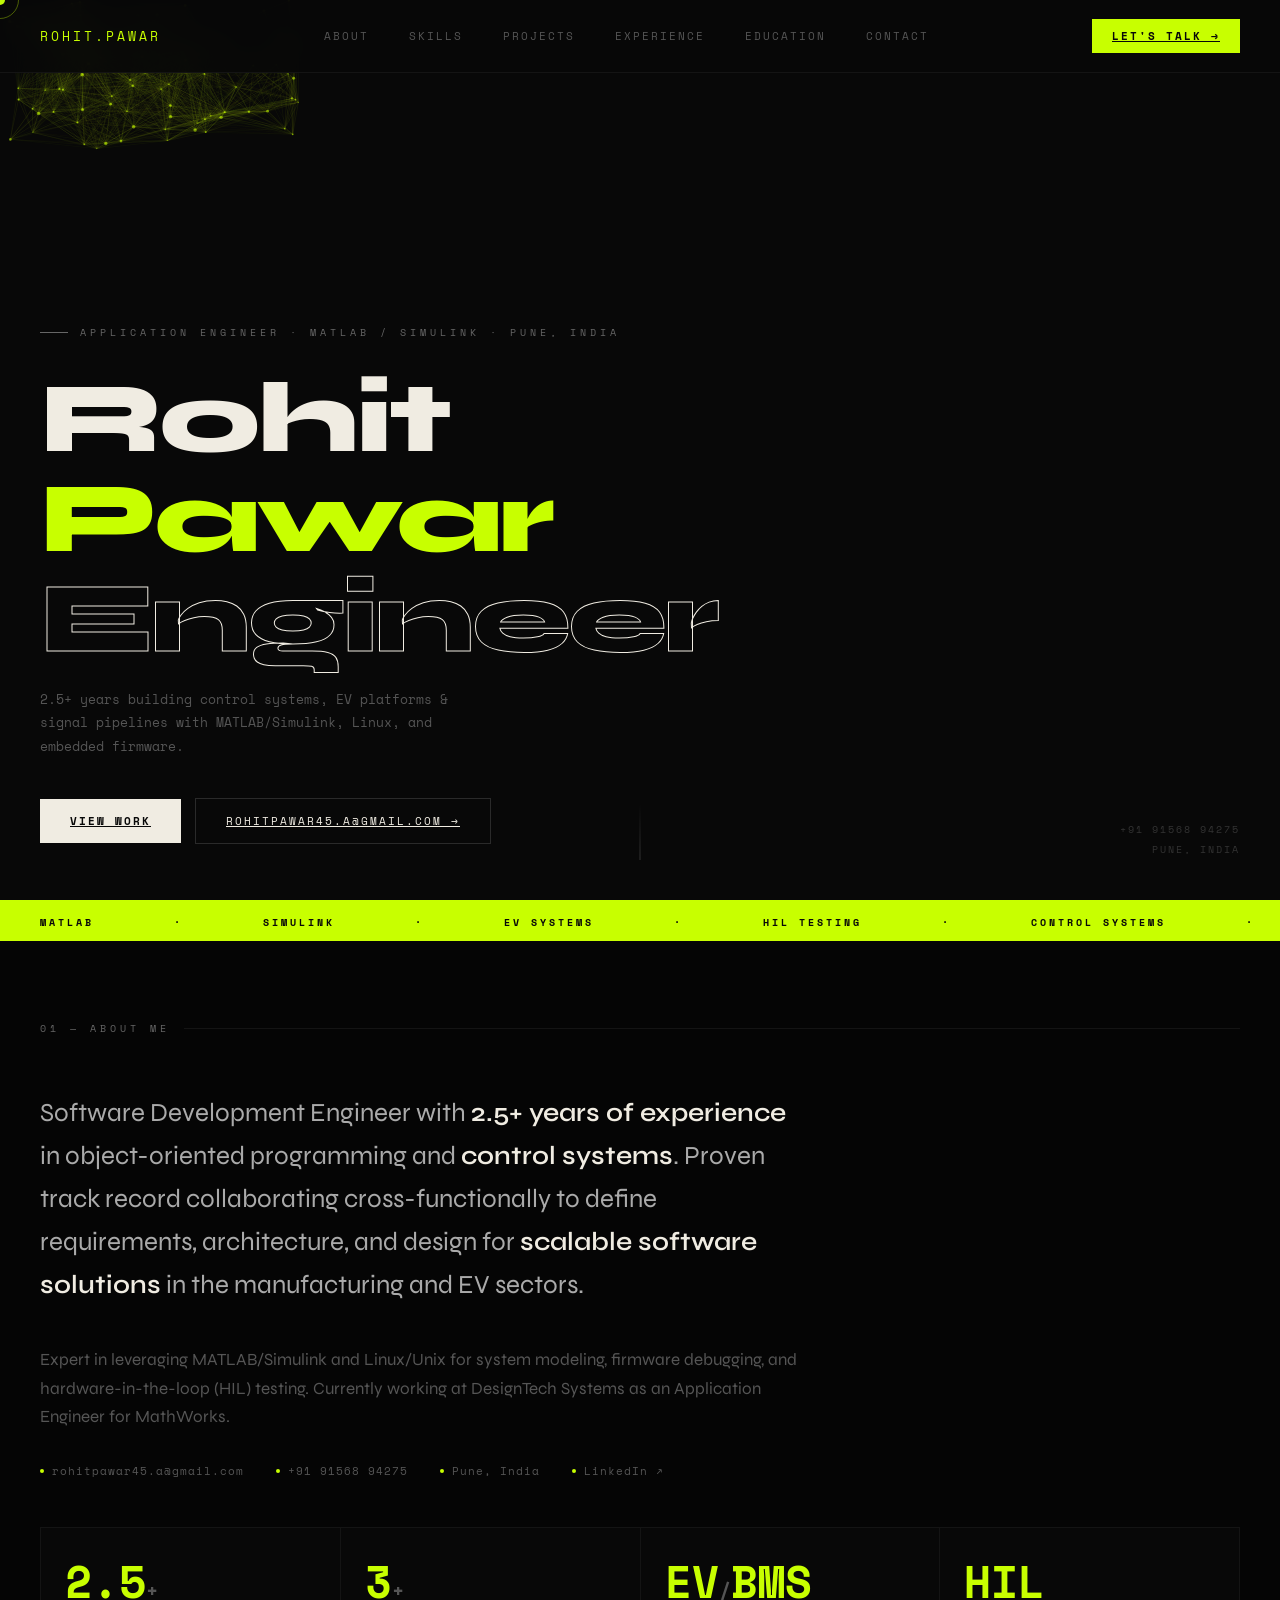
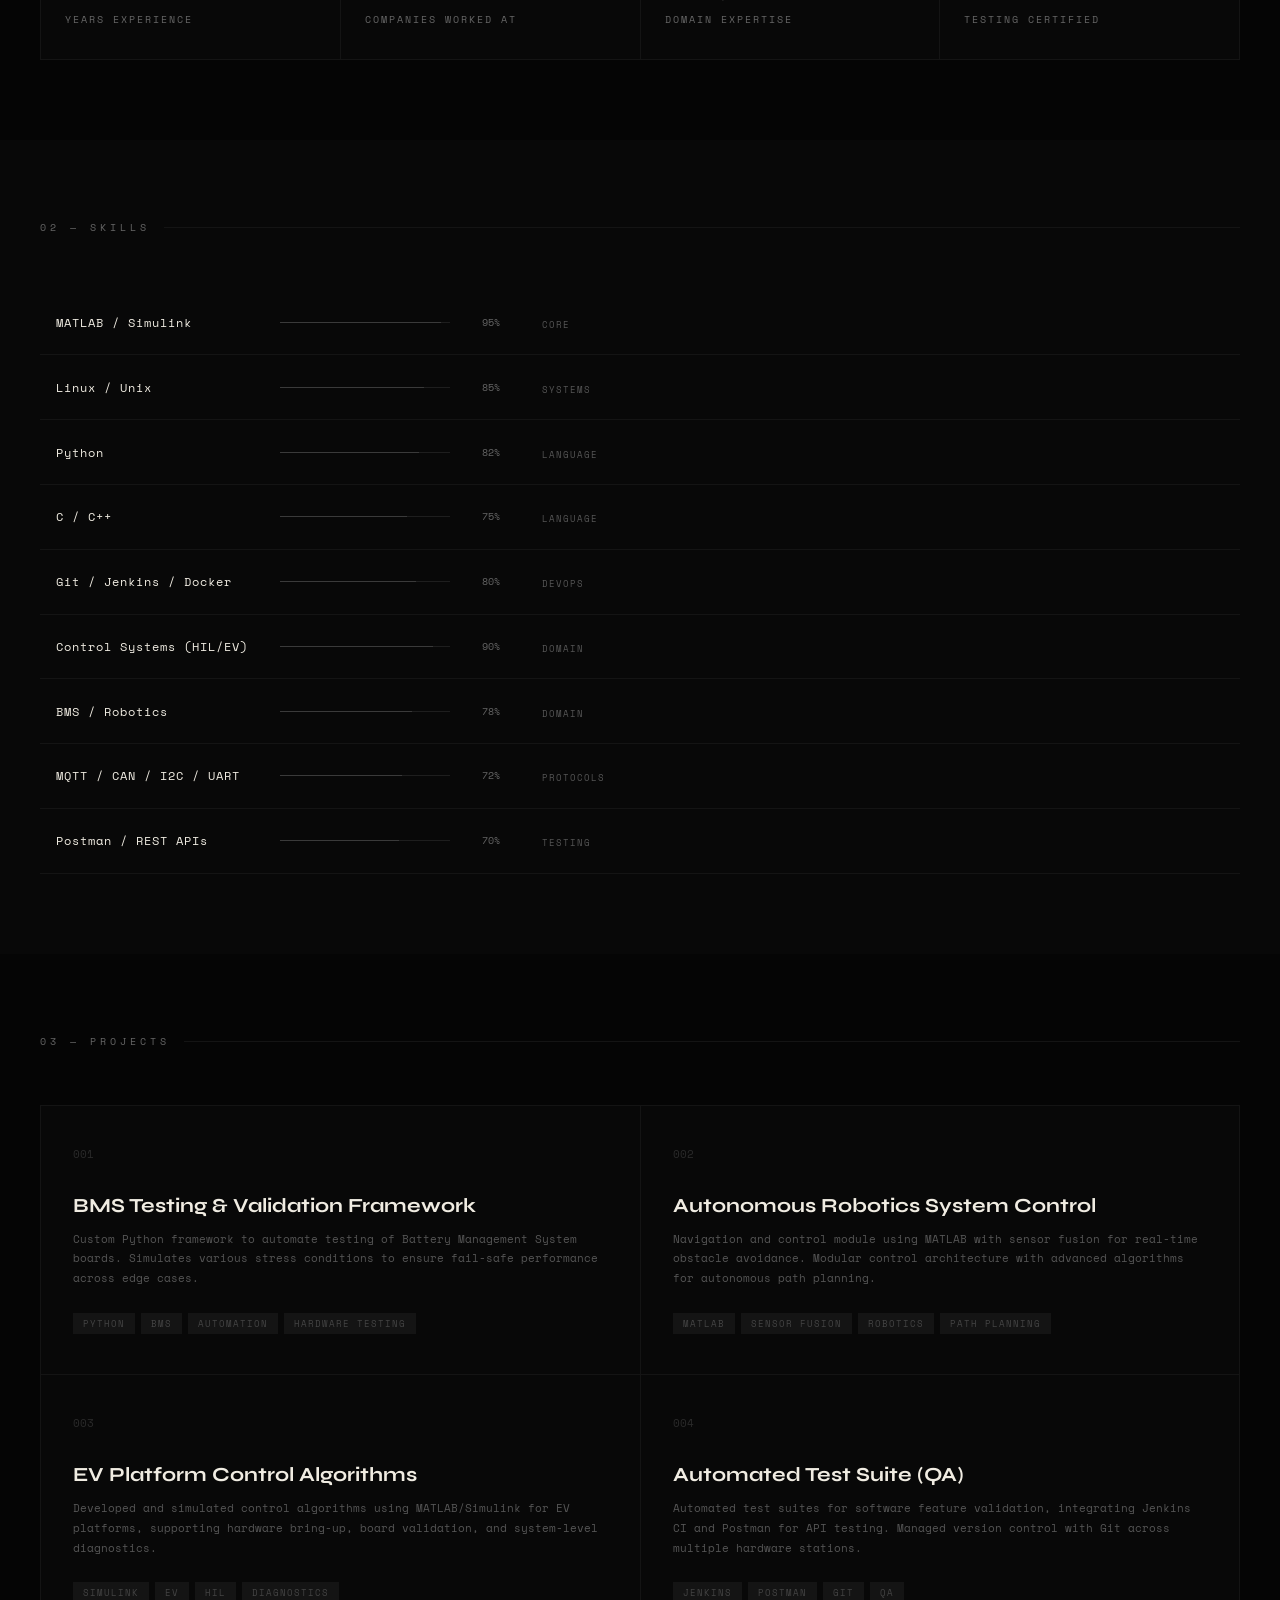
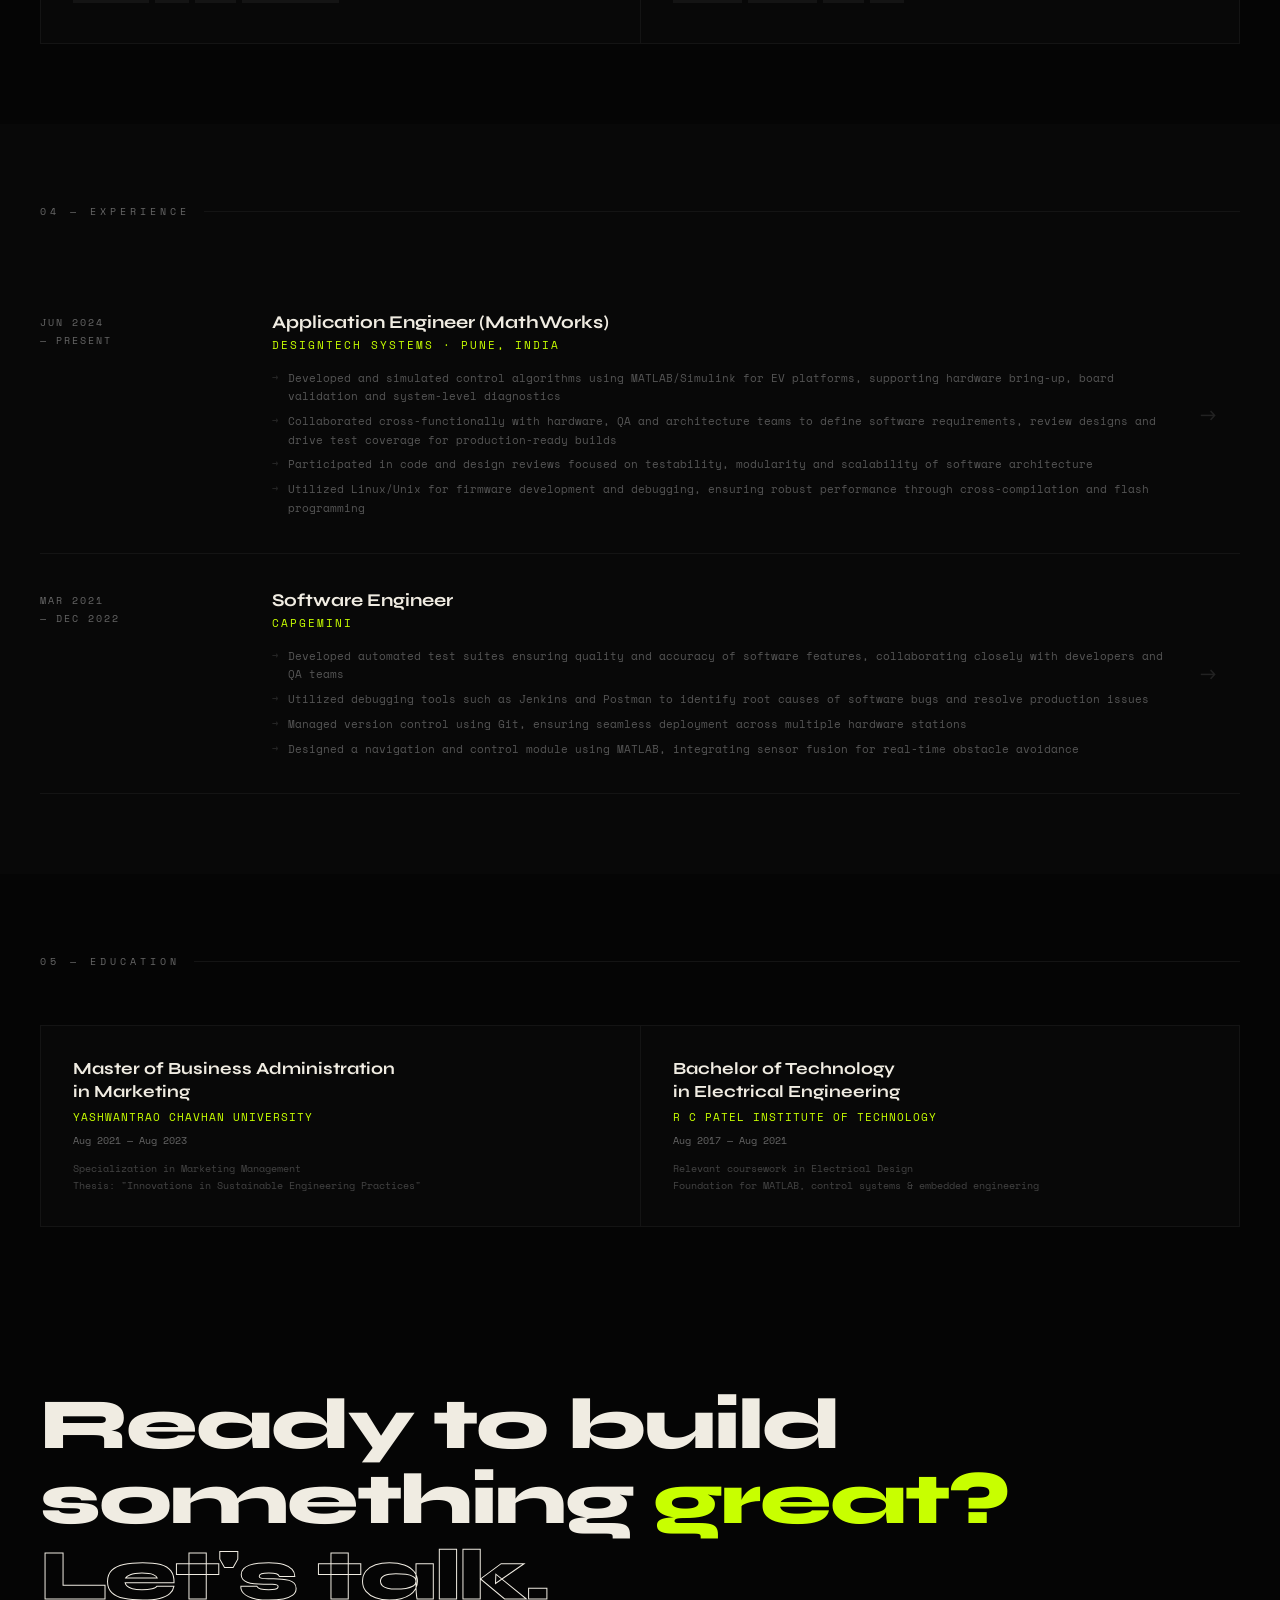
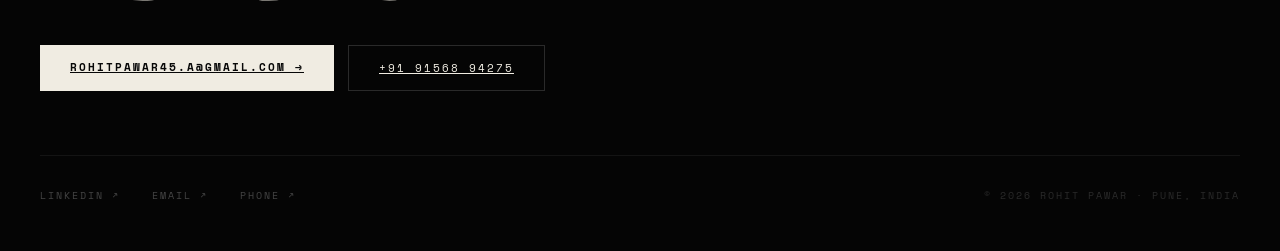
<file: index.html>
<!DOCTYPE html>
<html lang="en">
<head>
<meta charset="UTF-8">
<meta name="viewport" content="width=device-width, initial-scale=1.0">
<meta name="description" content="Portfolio of Rohit Pawar, Application Engineer specializing in MATLAB, Simulink, EV systems, and control engineering.">
<meta name="keywords" content="Rohit Pawar , Application Engineer, MATLAB, Simulink, EV, Control Systems, Pune">
<meta name="author" content="Rohit Pawar">
<title>Rohit Pawar — Application Engineer & MATLAB Developer</title>
<link rel="stylesheet" href="style.css">
</head>
<body>

<a href="#main-content" class="skip-link">Skip to main content</a>

<div class="cursor" id="cur"></div>
<div class="cursor-ring" id="ring"></div>

<nav>
  <div class="nav-logo">rohit.pawar</div>
  <div class="nav-links">
    <a href="#about">About</a>
    <a href="#skills">Skills</a>
    <a href="#projects">Projects</a>
    <a href="#experience">Experience</a>
    <a href="#education">Education</a>
    <a href="#contact">Contact</a>
  </div>
  <a href="mailto:rohitpawar45.a@gmail.com" class="nav-cta">Let's talk →</a>
</nav>

<!-- HERO -->
<section class="hero" id="main-content">
  <canvas id="hero-canvas"></canvas>
  <div class="hero-content">
    <div class="hero-label">Application Engineer · MATLAB / Simulink · Pune, India</div>
    <h1 class="hero-title">
      Rohit<br><em>Pawar</em><br><span class="outline">Engineer</span>
    </h1>
    <p class="hero-tagline">2.5+ years building control systems, EV platforms &amp; signal pipelines with MATLAB/Simulink, Linux, and embedded firmware.</p>
    <div class="hero-actions">
      <a href="#projects" class="btn-solid">View work</a>
      <a href="mailto:rohitpawar45.a@gmail.com" class="btn-outline">rohitpawar45.a@gmail.com →</a>
    </div>
  </div>
  <div class="hero-meta">
    <p>+91 91568 94275</p>
    <p>Pune, India</p>
  </div>
  <div class="scroll-indicator">
    <div class="scroll-line"></div>
  </div>
</section>

<!-- MARQUEE -->
<div class="marquee">
  <div class="marquee-track">
    <span>MATLAB</span><span>·</span><span>Simulink</span><span>·</span><span>EV Systems</span><span>·</span><span>HIL Testing</span><span>·</span><span>Control Systems</span><span>·</span><span>Embedded Firmware</span><span>·</span><span>Signal Processing</span><span>·</span><span>BMS</span><span>·</span><span>Linux / Unix</span><span>·</span><span>Python</span><span>·</span><span>C / C++</span><span>·</span>
    <span>MATLAB</span><span>·</span><span>Simulink</span><span>·</span><span>EV Systems</span><span>·</span><span>HIL Testing</span><span>·</span><span>Control Systems</span><span>·</span><span>Embedded Firmware</span><span>·</span><span>Signal Processing</span><span>·</span><span>BMS</span><span>·</span><span>Linux / Unix</span><span>·</span><span>Python</span><span>·</span><span>C / C++</span><span>·</span>
  </div>
</div>

<!-- ABOUT -->
<section id="about">
  <div class="sec-label">01 — About me</div>
  <p class="about-intro">
    Software Development Engineer with <strong>2.5+ years of experience</strong> in object-oriented programming and <strong>control systems</strong>. Proven track record collaborating cross-functionally to define requirements, architecture, and design for <strong>scalable software solutions</strong> in the manufacturing and EV sectors.
  </p>
  <p class="about-intro" style="font-size:clamp(14px,1.6vw,17px);color:#555;margin-bottom:0">
    Expert in leveraging MATLAB/Simulink and Linux/Unix for system modeling, firmware debugging, and hardware-in-the-loop (HIL) testing. Currently working at DesignTech Systems as an Application Engineer for MathWorks.
  </p>
  <div class="contact-strip">
    <div class="contact-chip">rohitpawar45.a@gmail.com</div>
    <div class="contact-chip">+91 91568 94275</div>
    <div class="contact-chip">Pune, India</div>
    <div class="contact-chip"><a href="https://linkedin.com/in/rohit-pawar-831578174" style="color:inherit;text-decoration:none">LinkedIn ↗</a></div>
  </div>
  <div class="about-stats">
    <div class="stat-box">
      <div class="stat-num">2.5<span style="font-size:20px;color:#555">+</span></div>
      <div class="stat-sub">Years experience</div>
    </div>
    <div class="stat-box">
      <div class="stat-num">3<span style="font-size:20px;color:#555">+</span></div>
      <div class="stat-sub">Companies worked at</div>
    </div>
    <div class="stat-box">
      <div class="stat-num">EV<span style="font-size:20px;color:#555">/</span>BMS</div>
      <div class="stat-sub">Domain expertise</div>
    </div>
    <div class="stat-box">
      <div class="stat-num">HIL</div>
      <div class="stat-sub">Testing certified</div>
    </div>
  </div>
</section>

<!-- SKILLS -->
<section id="skills">
  <div class="sec-label">02 — Skills</div>
  <table class="skills-table" id="skills-table">
    <tbody>
      <tr><td class="skill-name">MATLAB / Simulink</td><td><div class="bar-wrap"><div class="bar-fill" data-w="95" style="width:0"></div></div></td><td class="pct">95%</td><td><span class="skill-cat">Core</span></td></tr>
      <tr><td class="skill-name">Linux / Unix</td><td><div class="bar-wrap"><div class="bar-fill" data-w="85" style="width:0"></div></div></td><td class="pct">85%</td><td><span class="skill-cat">Systems</span></td></tr>
      <tr><td class="skill-name">Python</td><td><div class="bar-wrap"><div class="bar-fill" data-w="82" style="width:0"></div></div></td><td class="pct">82%</td><td><span class="skill-cat">Language</span></td></tr>
      <tr><td class="skill-name">C / C++</td><td><div class="bar-wrap"><div class="bar-fill" data-w="75" style="width:0"></div></div></td><td class="pct">75%</td><td><span class="skill-cat">Language</span></td></tr>
      <tr><td class="skill-name">Git / Jenkins / Docker</td><td><div class="bar-wrap"><div class="bar-fill" data-w="80" style="width:0"></div></div></td><td class="pct">80%</td><td><span class="skill-cat">DevOps</span></td></tr>
      <tr><td class="skill-name">Control Systems (HIL/EV)</td><td><div class="bar-wrap"><div class="bar-fill" data-w="90" style="width:0"></div></div></td><td class="pct">90%</td><td><span class="skill-cat">Domain</span></td></tr>
      <tr><td class="skill-name">BMS / Robotics</td><td><div class="bar-wrap"><div class="bar-fill" data-w="78" style="width:0"></div></div></td><td class="pct">78%</td><td><span class="skill-cat">Domain</span></td></tr>
      <tr><td class="skill-name">MQTT / CAN / I2C / UART</td><td><div class="bar-wrap"><div class="bar-fill" data-w="72" style="width:0"></div></div></td><td class="pct">72%</td><td><span class="skill-cat">Protocols</span></td></tr>
      <tr><td class="skill-name">Postman / REST APIs</td><td><div class="bar-wrap"><div class="bar-fill" data-w="70" style="width:0"></div></div></td><td class="pct">70%</td><td><span class="skill-cat">Testing</span></td></tr>
    </tbody>
  </table>
</section>

<!-- PROJECTS -->
<section id="projects">
  <div class="sec-label">03 — Projects</div>
  <div class="proj-grid">
    <div class="proj-card">
      <div class="proj-inner">
        <span class="proj-idx">001</span>
        <div class="proj-h">BMS Testing & Validation Framework</div>
        <p class="proj-p">Custom Python framework to automate testing of Battery Management System boards. Simulates various stress conditions to ensure fail-safe performance across edge cases.</p>
        <div class="proj-tags">
          <span class="proj-tag">Python</span>
          <span class="proj-tag">BMS</span>
          <span class="proj-tag">Automation</span>
          <span class="proj-tag">Hardware Testing</span>
        </div>
      </div>
    </div>
    <div class="proj-card">
      <div class="proj-inner">
        <span class="proj-idx">002</span>
        <div class="proj-h">Autonomous Robotics System Control</div>
        <p class="proj-p">Navigation and control module using MATLAB with sensor fusion for real-time obstacle avoidance. Modular control architecture with advanced algorithms for autonomous path planning.</p>
        <div class="proj-tags">
          <span class="proj-tag">MATLAB</span>
          <span class="proj-tag">Sensor Fusion</span>
          <span class="proj-tag">Robotics</span>
          <span class="proj-tag">Path Planning</span>
        </div>
      </div>
    </div>
    <div class="proj-card">
      <div class="proj-inner">
        <span class="proj-idx">003</span>
        <div class="proj-h">EV Platform Control Algorithms</div>
        <p class="proj-p">Developed and simulated control algorithms using MATLAB/Simulink for EV platforms, supporting hardware bring-up, board validation, and system-level diagnostics.</p>
        <div class="proj-tags">
          <span class="proj-tag">Simulink</span>
          <span class="proj-tag">EV</span>
          <span class="proj-tag">HIL</span>
          <span class="proj-tag">Diagnostics</span>
        </div>
      </div>
    </div>
    <div class="proj-card">
      <div class="proj-inner">
        <span class="proj-idx">004</span>
        <div class="proj-h">Automated Test Suite (QA)</div>
        <p class="proj-p">Automated test suites for software feature validation, integrating Jenkins CI and Postman for API testing. Managed version control with Git across multiple hardware stations.</p>
        <div class="proj-tags">
          <span class="proj-tag">Jenkins</span>
          <span class="proj-tag">Postman</span>
          <span class="proj-tag">Git</span>
          <span class="proj-tag">QA</span>
        </div>
      </div>
    </div>
  </div>
</section>

<!-- EXPERIENCE -->
<section id="experience">
  <div class="sec-label">04 — Experience</div>

  <div class="exp-item">
    <div class="exp-date">Jun 2024<br>— Present</div>
    <div>
      <div class="exp-role">Application Engineer (MathWorks)</div>
      <div class="exp-co">DesignTech Systems · Pune, India</div>
      <ul class="exp-list">
        <li>Developed and simulated control algorithms using MATLAB/Simulink for EV platforms, supporting hardware bring-up, board validation and system-level diagnostics</li>
        <li>Collaborated cross-functionally with hardware, QA and architecture teams to define software requirements, review designs and drive test coverage for production-ready builds</li>
        <li>Participated in code and design reviews focused on testability, modularity and scalability of software architecture</li>
        <li>Utilized Linux/Unix for firmware development and debugging, ensuring robust performance through cross-compilation and flash programming</li>
      </ul>
    </div>
    <div class="exp-arrow">→</div>
  </div>

  <div class="exp-item">
    <div class="exp-date">Mar 2021<br>— Dec 2022</div>
    <div>
      <div class="exp-role">Software Engineer</div>
      <div class="exp-co">Capgemini</div>
      <ul class="exp-list">
        <li>Developed automated test suites ensuring quality and accuracy of software features, collaborating closely with developers and QA teams</li>
        <li>Utilized debugging tools such as Jenkins and Postman to identify root causes of software bugs and resolve production issues</li>
        <li>Managed version control using Git, ensuring seamless deployment across multiple hardware stations</li>
        <li>Designed a navigation and control module using MATLAB, integrating sensor fusion for real-time obstacle avoidance</li>
      </ul>
    </div>
    <div class="exp-arrow">→</div>
  </div>
</section>

<!-- EDUCATION -->
<section id="education">
  <div class="sec-label">05 — Education</div>
  <div class="edu-grid">
    <div class="edu-card">
      <div class="edu-deg">Master of Business Administration<br>in Marketing</div>
      <div class="edu-school">Yashwantrao Chavhan University</div>
      <div class="edu-date">Aug 2021 — Aug 2023</div>
      <div class="edu-note">
        Specialization in Marketing Management<br>
        Thesis: "Innovations in Sustainable Engineering Practices"
      </div>
    </div>
    <div class="edu-card">
      <div class="edu-deg">Bachelor of Technology<br>in Electrical Engineering</div>
      <div class="edu-school">R C Patel Institute of Technology</div>
      <div class="edu-date">Aug 2017 — Aug 2021</div>
      <div class="edu-note">
        Relevant coursework in Electrical Design<br>
        Foundation for MATLAB, control systems &amp; embedded engineering
      </div>
    </div>
  </div>
</section>

<!-- CONTACT / FOOTER -->
<section id="contact">
  <div class="cta-big">
    Ready to build<br>something <em>great?</em><br><span class="outline">Let's talk.</span>
  </div>
  <div class="cta-row">
    <a href="mailto:rohitpawar45.a@gmail.com" class="btn-solid">rohitpawar45.a@gmail.com →</a>
    <a href="tel:+919156894275" class="btn-outline">+91 91568 94275</a>
  </div>
  <div class="footer-bottom">
    <div class="footer-links">
      <a href="https://linkedin.com/in/rohit-pawar-831578174" target="_blank">LinkedIn ↗</a>
      <a href="mailto:rohitpawar45.a@gmail.com">Email ↗</a>
      <a href="tel:+919156894275">Phone ↗</a>
    </div>
    <div class="footer-copy">© 2026 Rohit Pawar · Pune, India</div>
  </div>
</section>

<script src="script.js"></script>
</body>
</html>
</file>
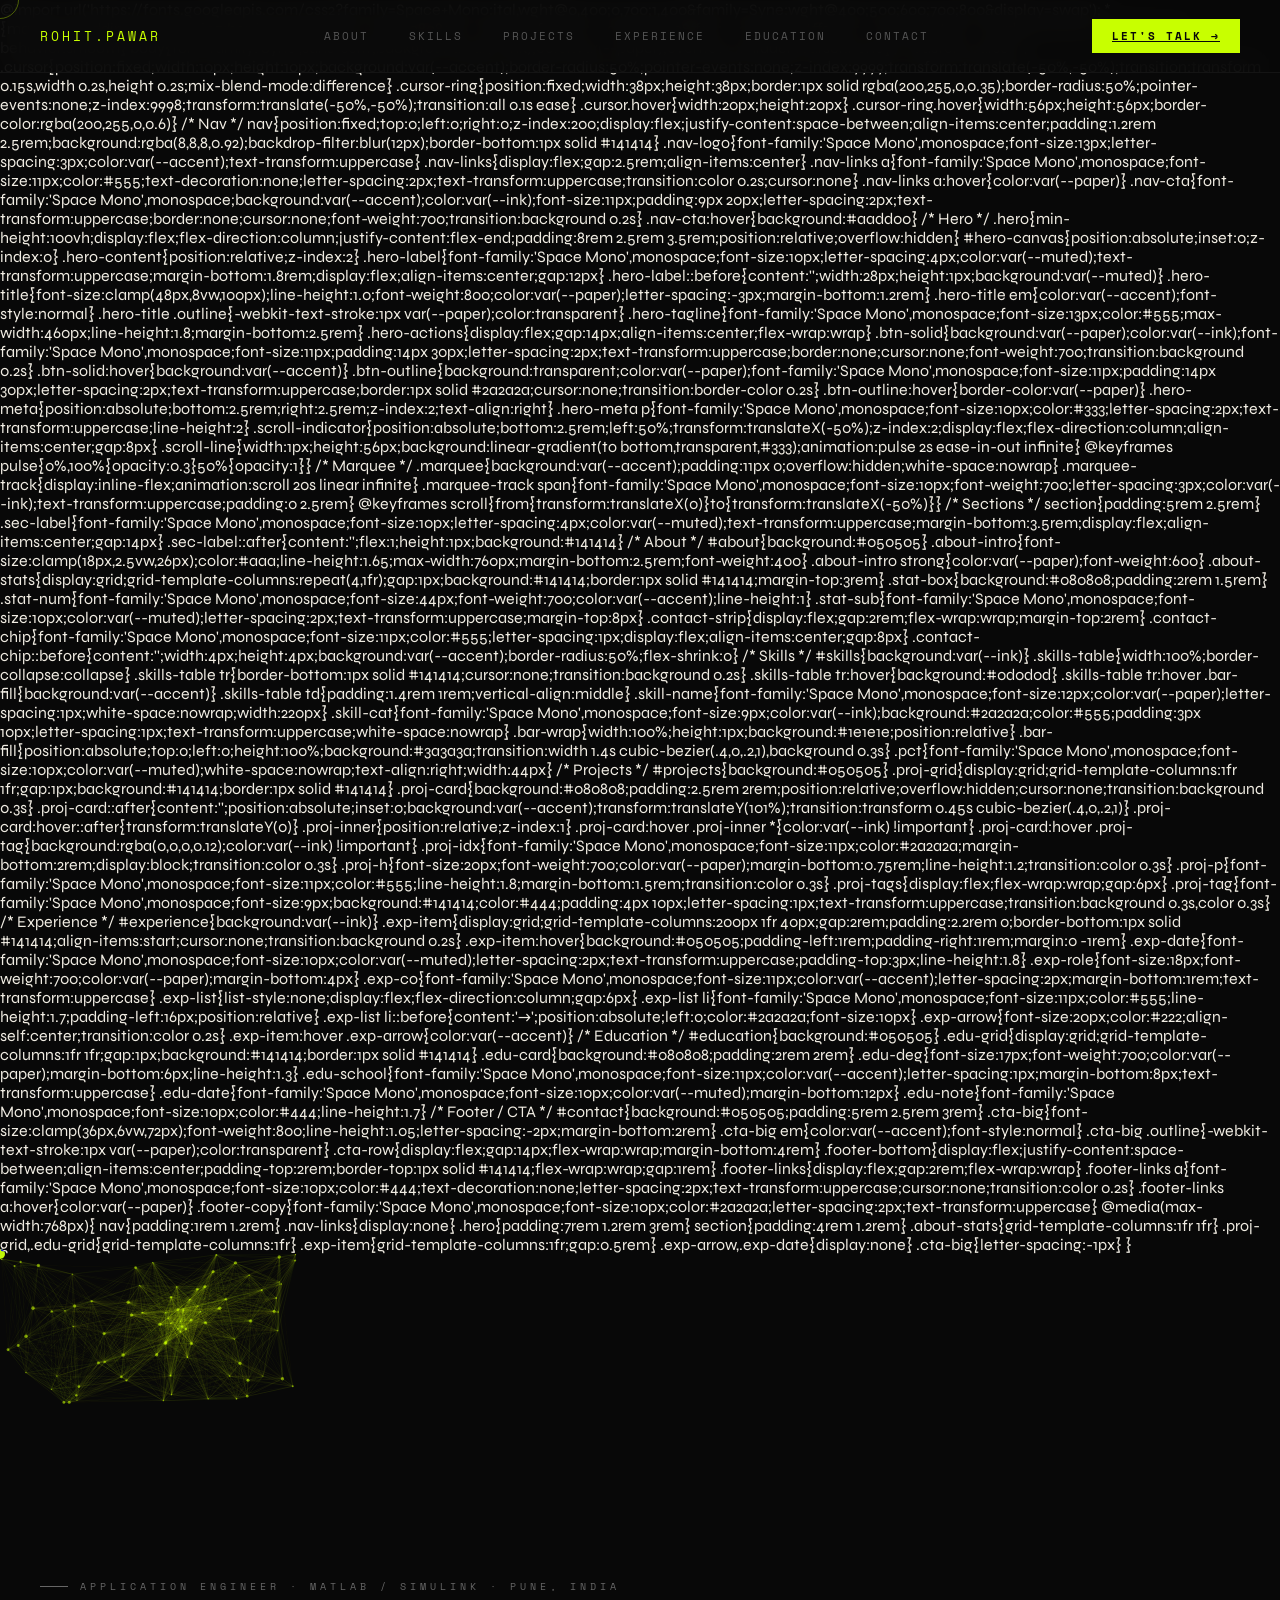
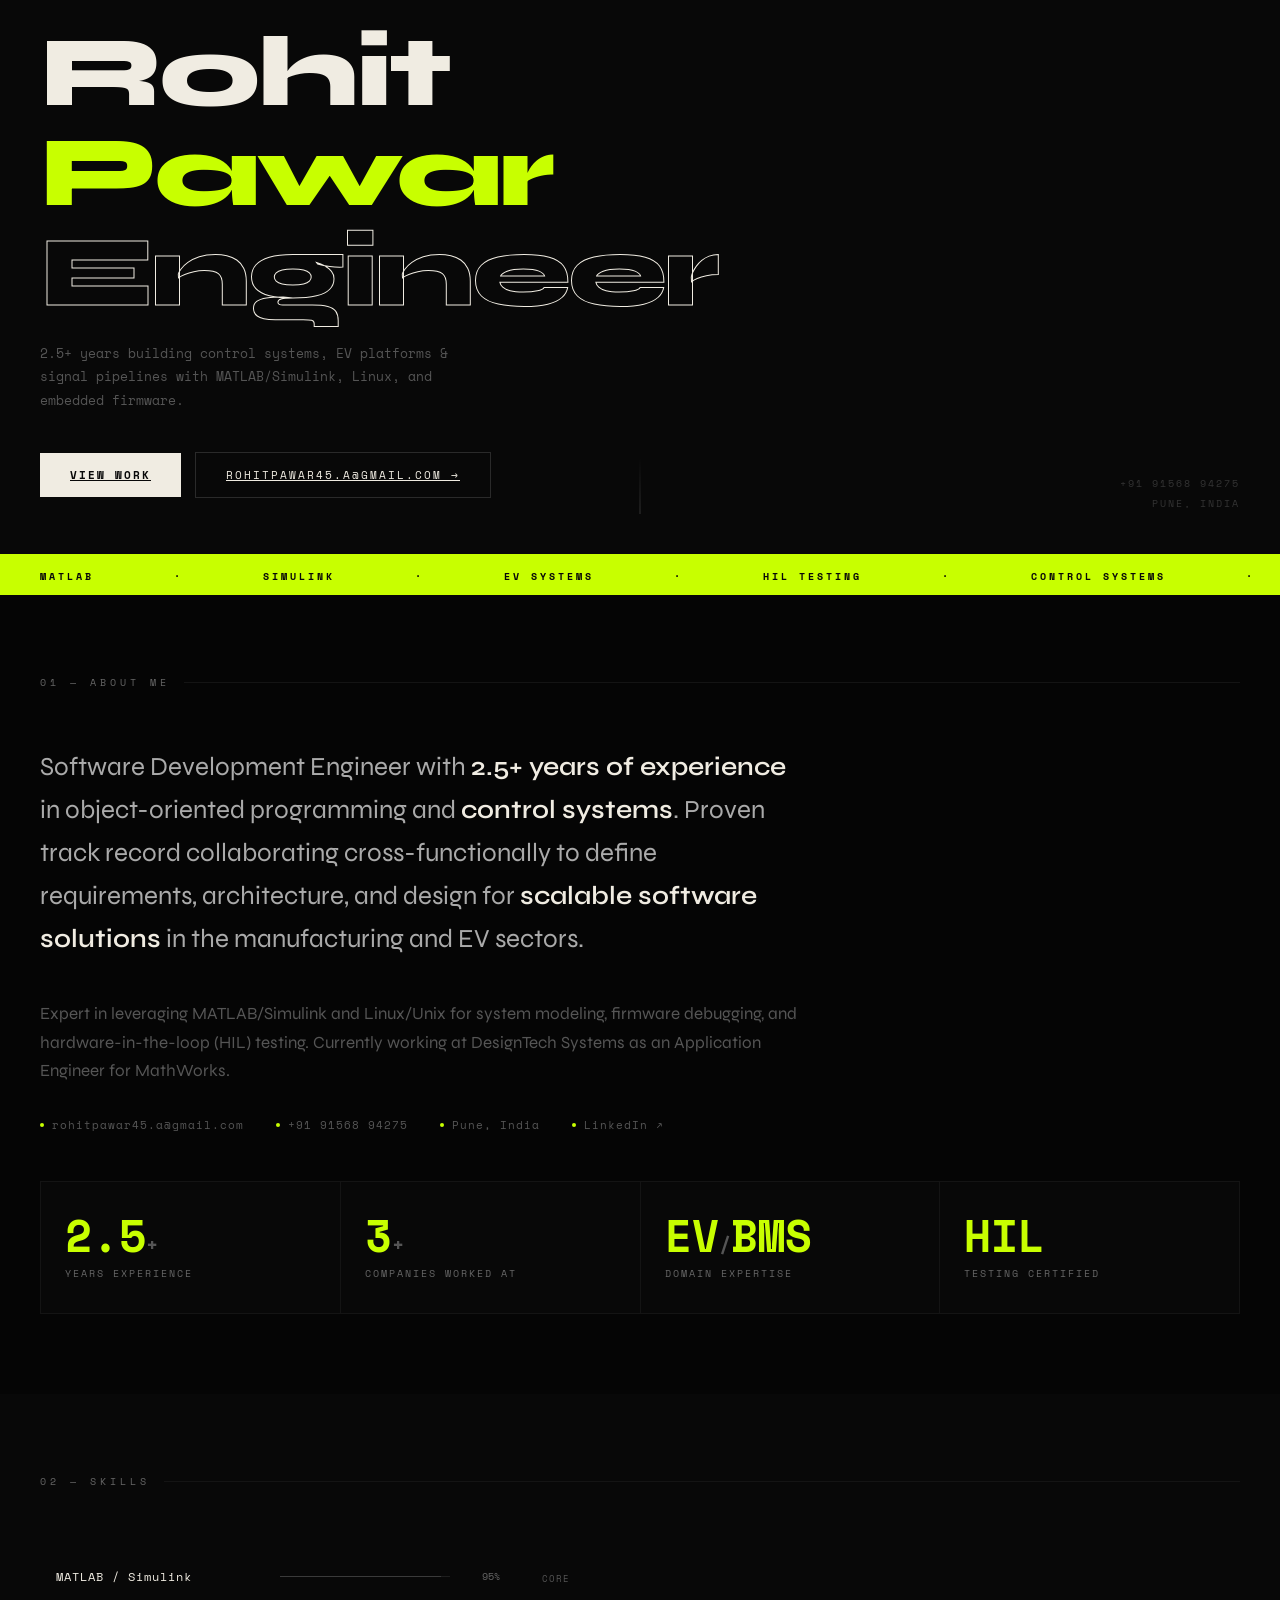
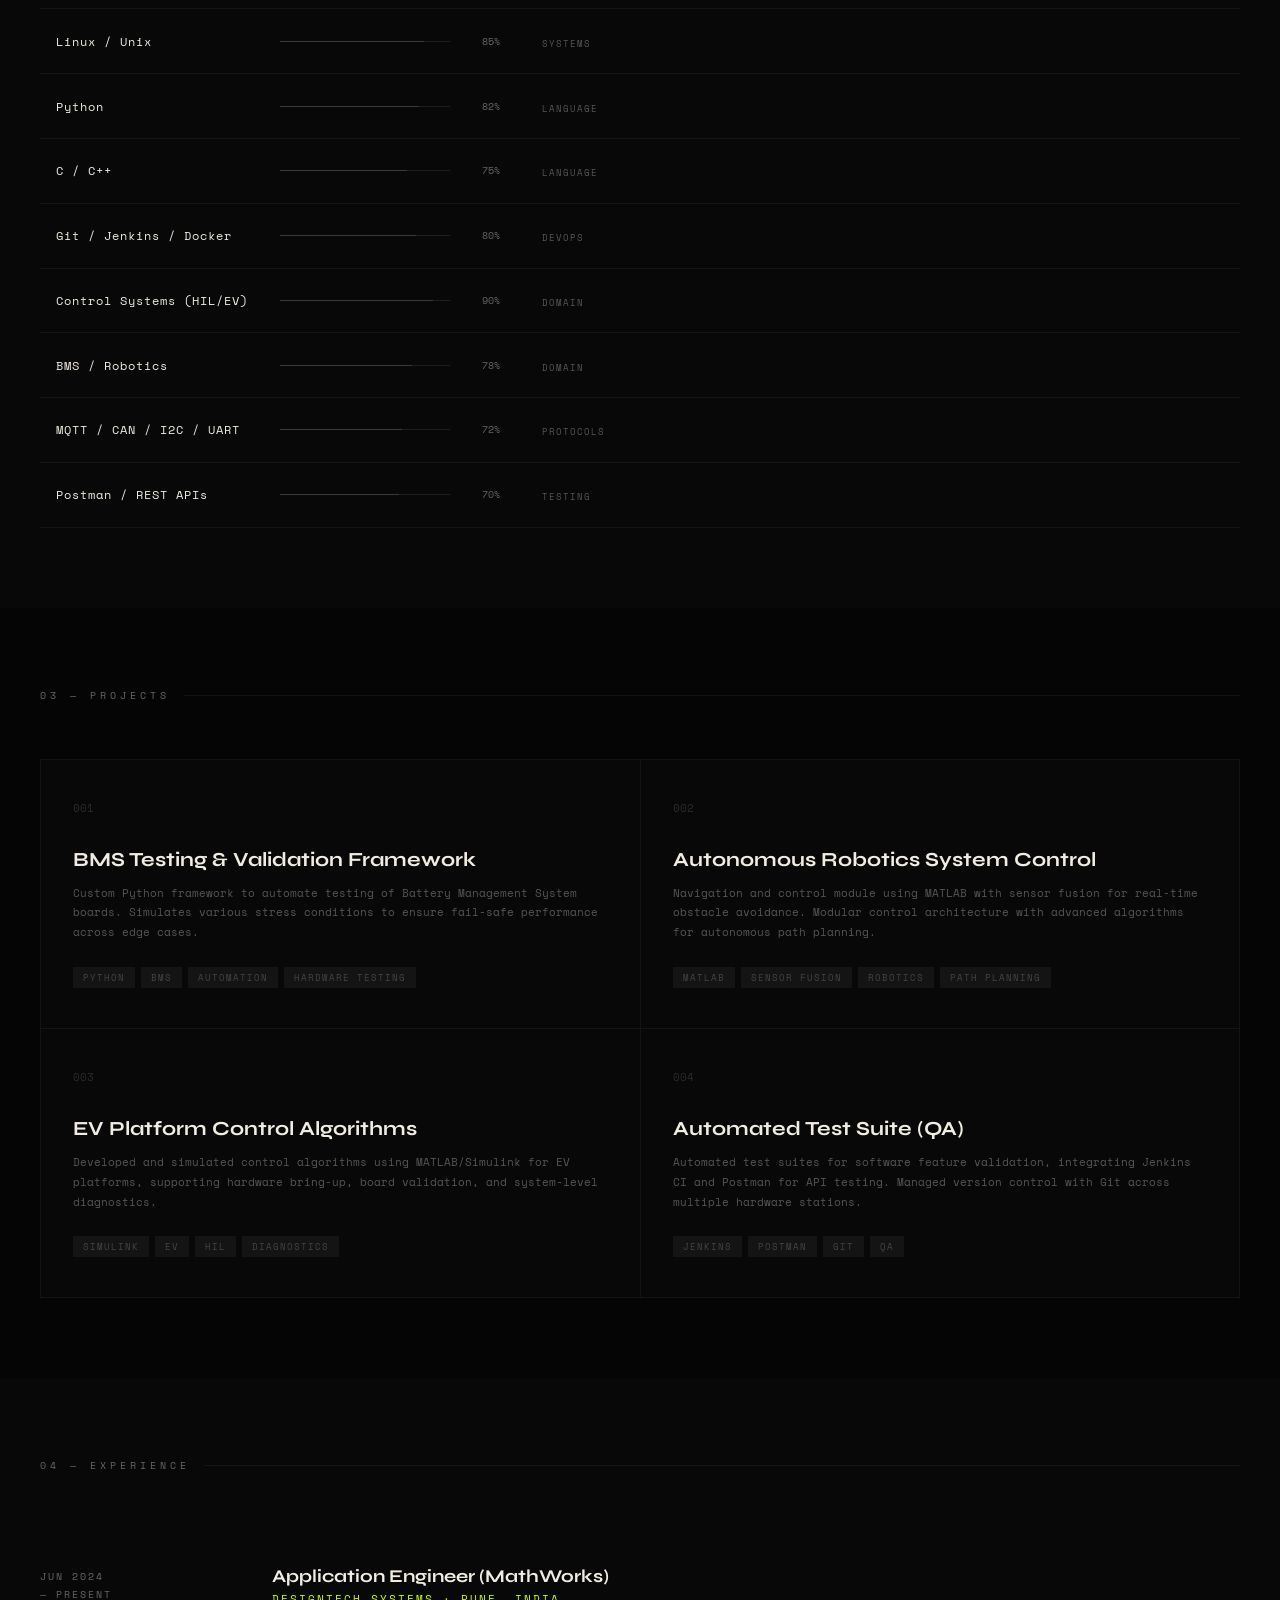
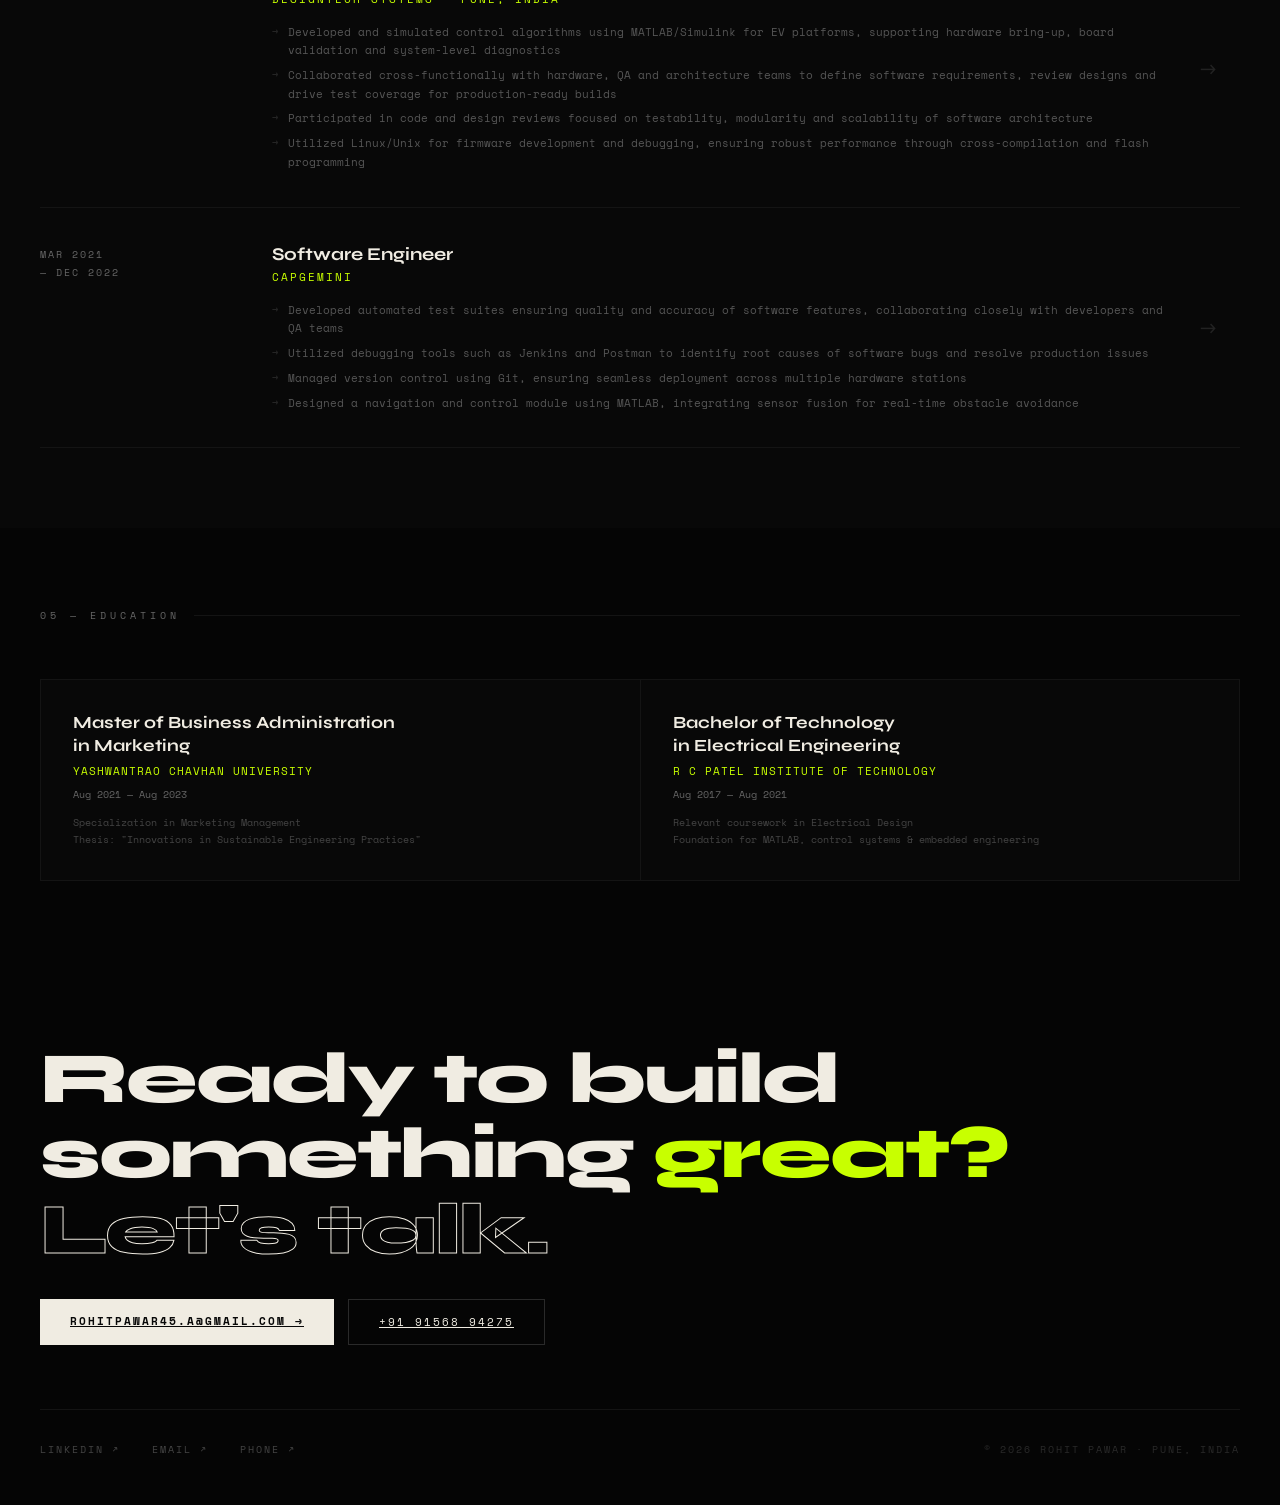
<file: Initial.html>
<!DOCTYPE html>
<html lang="en">
<head>
<meta charset="UTF-8">
<meta name="viewport" content="width=device-width, initial-scale=1.0">
<meta name="description" content="Portfolio of Rohit Pawar, Application Engineer specializing in MATLAB, Simulink, EV systems, and control engineering.">
<meta name="keywords" content="Rohit Pawar, Application Engineer, MATLAB, Simulink, EV, Control Systems, Pune">
<meta name="author" content="Rohit Pawar">
<title>Rohit Pawar — Application Engineer & MATLAB Developer</title>
<link rel="stylesheet" href="style.css">
</head>
  @import url('https://fonts.googleapis.com/css2?family=Space+Mono:ital,wght@0,400;0,700;1,400&family=Syne:wght@400;500;600;700;800&display=swap');

  *{margin:0;padding:0;box-sizing:border-box}
  :root{
    --ink:#080808;
    --paper:#f0ece2;
    --accent:#c8ff00;
    --accent2:#ff3c00;
    --muted:#666;
    --border:#1e1e1e;
  }
  html{scroll-behavior:smooth}
  body{font-family:'Syne',sans-serif;background:var(--ink);color:var(--paper);overflow-x:hidden;cursor:none}

  /* Custom cursor */
  .cursor{position:fixed;width:10px;height:10px;background:var(--accent);border-radius:50%;pointer-events:none;z-index:9999;transform:translate(-50%,-50%);transition:transform 0.15s,width 0.2s,height 0.2s;mix-blend-mode:difference}
  .cursor-ring{position:fixed;width:38px;height:38px;border:1px solid rgba(200,255,0,0.35);border-radius:50%;pointer-events:none;z-index:9998;transform:translate(-50%,-50%);transition:all 0.1s ease}
  .cursor.hover{width:20px;height:20px}
  .cursor-ring.hover{width:56px;height:56px;border-color:rgba(200,255,0,0.6)}

  /* Nav */
  nav{position:fixed;top:0;left:0;right:0;z-index:200;display:flex;justify-content:space-between;align-items:center;padding:1.2rem 2.5rem;background:rgba(8,8,8,0.92);backdrop-filter:blur(12px);border-bottom:1px solid #141414}
  .nav-logo{font-family:'Space Mono',monospace;font-size:13px;letter-spacing:3px;color:var(--accent);text-transform:uppercase}
  .nav-links{display:flex;gap:2.5rem;align-items:center}
  .nav-links a{font-family:'Space Mono',monospace;font-size:11px;color:#555;text-decoration:none;letter-spacing:2px;text-transform:uppercase;transition:color 0.2s;cursor:none}
  .nav-links a:hover{color:var(--paper)}
  .nav-cta{font-family:'Space Mono',monospace;background:var(--accent);color:var(--ink);font-size:11px;padding:9px 20px;letter-spacing:2px;text-transform:uppercase;border:none;cursor:none;font-weight:700;transition:background 0.2s}
  .nav-cta:hover{background:#aadd00}

  /* Hero */
  .hero{min-height:100vh;display:flex;flex-direction:column;justify-content:flex-end;padding:8rem 2.5rem 3.5rem;position:relative;overflow:hidden}
  #hero-canvas{position:absolute;inset:0;z-index:0}
  .hero-content{position:relative;z-index:2}
  .hero-label{font-family:'Space Mono',monospace;font-size:10px;letter-spacing:4px;color:var(--muted);text-transform:uppercase;margin-bottom:1.8rem;display:flex;align-items:center;gap:12px}
  .hero-label::before{content:'';width:28px;height:1px;background:var(--muted)}
  .hero-title{font-size:clamp(48px,8vw,100px);line-height:1.0;font-weight:800;color:var(--paper);letter-spacing:-3px;margin-bottom:1.2rem}
  .hero-title em{color:var(--accent);font-style:normal}
  .hero-title .outline{-webkit-text-stroke:1px var(--paper);color:transparent}
  .hero-tagline{font-family:'Space Mono',monospace;font-size:13px;color:#555;max-width:460px;line-height:1.8;margin-bottom:2.5rem}
  .hero-actions{display:flex;gap:14px;align-items:center;flex-wrap:wrap}
  .btn-solid{background:var(--paper);color:var(--ink);font-family:'Space Mono',monospace;font-size:11px;padding:14px 30px;letter-spacing:2px;text-transform:uppercase;border:none;cursor:none;font-weight:700;transition:background 0.2s}
  .btn-solid:hover{background:var(--accent)}
  .btn-outline{background:transparent;color:var(--paper);font-family:'Space Mono',monospace;font-size:11px;padding:14px 30px;letter-spacing:2px;text-transform:uppercase;border:1px solid #2a2a2a;cursor:none;transition:border-color 0.2s}
  .btn-outline:hover{border-color:var(--paper)}
  .hero-meta{position:absolute;bottom:2.5rem;right:2.5rem;z-index:2;text-align:right}
  .hero-meta p{font-family:'Space Mono',monospace;font-size:10px;color:#333;letter-spacing:2px;text-transform:uppercase;line-height:2}
  .scroll-indicator{position:absolute;bottom:2.5rem;left:50%;transform:translateX(-50%);z-index:2;display:flex;flex-direction:column;align-items:center;gap:8px}
  .scroll-line{width:1px;height:56px;background:linear-gradient(to bottom,transparent,#333);animation:pulse 2s ease-in-out infinite}
  @keyframes pulse{0%,100%{opacity:0.3}50%{opacity:1}}

  /* Marquee */
  .marquee{background:var(--accent);padding:11px 0;overflow:hidden;white-space:nowrap}
  .marquee-track{display:inline-flex;animation:scroll 20s linear infinite}
  .marquee-track span{font-family:'Space Mono',monospace;font-size:10px;font-weight:700;letter-spacing:3px;color:var(--ink);text-transform:uppercase;padding:0 2.5rem}
  @keyframes scroll{from{transform:translateX(0)}to{transform:translateX(-50%)}}

  /* Sections */
  section{padding:5rem 2.5rem}
  .sec-label{font-family:'Space Mono',monospace;font-size:10px;letter-spacing:4px;color:var(--muted);text-transform:uppercase;margin-bottom:3.5rem;display:flex;align-items:center;gap:14px}
  .sec-label::after{content:'';flex:1;height:1px;background:#141414}

  /* About */
  #about{background:#050505}
  .about-intro{font-size:clamp(18px,2.5vw,26px);color:#aaa;line-height:1.65;max-width:760px;margin-bottom:2.5rem;font-weight:400}
  .about-intro strong{color:var(--paper);font-weight:600}
  .about-stats{display:grid;grid-template-columns:repeat(4,1fr);gap:1px;background:#141414;border:1px solid #141414;margin-top:3rem}
  .stat-box{background:#080808;padding:2rem 1.5rem}
  .stat-num{font-family:'Space Mono',monospace;font-size:44px;font-weight:700;color:var(--accent);line-height:1}
  .stat-sub{font-family:'Space Mono',monospace;font-size:10px;color:var(--muted);letter-spacing:2px;text-transform:uppercase;margin-top:8px}
  .contact-strip{display:flex;gap:2rem;flex-wrap:wrap;margin-top:2rem}
  .contact-chip{font-family:'Space Mono',monospace;font-size:11px;color:#555;letter-spacing:1px;display:flex;align-items:center;gap:8px}
  .contact-chip::before{content:'';width:4px;height:4px;background:var(--accent);border-radius:50%;flex-shrink:0}

  /* Skills */
  #skills{background:var(--ink)}
  .skills-table{width:100%;border-collapse:collapse}
  .skills-table tr{border-bottom:1px solid #141414;cursor:none;transition:background 0.2s}
  .skills-table tr:hover{background:#0d0d0d}
  .skills-table tr:hover .bar-fill{background:var(--accent)}
  .skills-table td{padding:1.4rem 1rem;vertical-align:middle}
  .skill-name{font-family:'Space Mono',monospace;font-size:12px;color:var(--paper);letter-spacing:1px;white-space:nowrap;width:220px}
  .skill-cat{font-family:'Space Mono',monospace;font-size:9px;color:var(--ink);background:#2a2a2a;color:#555;padding:3px 10px;letter-spacing:1px;text-transform:uppercase;white-space:nowrap}
  .bar-wrap{width:100%;height:1px;background:#1e1e1e;position:relative}
  .bar-fill{position:absolute;top:0;left:0;height:100%;background:#3a3a3a;transition:width 1.4s cubic-bezier(.4,0,.2,1),background 0.3s}
  .pct{font-family:'Space Mono',monospace;font-size:10px;color:var(--muted);white-space:nowrap;text-align:right;width:44px}

  /* Projects */
  #projects{background:#050505}
  .proj-grid{display:grid;grid-template-columns:1fr 1fr;gap:1px;background:#141414;border:1px solid #141414}
  .proj-card{background:#080808;padding:2.5rem 2rem;position:relative;overflow:hidden;cursor:none;transition:background 0.3s}
  .proj-card::after{content:'';position:absolute;inset:0;background:var(--accent);transform:translateY(101%);transition:transform 0.45s cubic-bezier(.4,0,.2,1)}
  .proj-card:hover::after{transform:translateY(0)}
  .proj-inner{position:relative;z-index:1}
  .proj-card:hover .proj-inner *{color:var(--ink) !important}
  .proj-card:hover .proj-tag{background:rgba(0,0,0,0.12);color:var(--ink) !important}
  .proj-idx{font-family:'Space Mono',monospace;font-size:11px;color:#2a2a2a;margin-bottom:2rem;display:block;transition:color 0.3s}
  .proj-h{font-size:20px;font-weight:700;color:var(--paper);margin-bottom:0.75rem;line-height:1.2;transition:color 0.3s}
  .proj-p{font-family:'Space Mono',monospace;font-size:11px;color:#555;line-height:1.8;margin-bottom:1.5rem;transition:color 0.3s}
  .proj-tags{display:flex;flex-wrap:wrap;gap:6px}
  .proj-tag{font-family:'Space Mono',monospace;font-size:9px;background:#141414;color:#444;padding:4px 10px;letter-spacing:1px;text-transform:uppercase;transition:background 0.3s,color 0.3s}

  /* Experience */
  #experience{background:var(--ink)}
  .exp-item{display:grid;grid-template-columns:200px 1fr 40px;gap:2rem;padding:2.2rem 0;border-bottom:1px solid #141414;align-items:start;cursor:none;transition:background 0.2s}
  .exp-item:hover{background:#050505;padding-left:1rem;padding-right:1rem;margin:0 -1rem}
  .exp-date{font-family:'Space Mono',monospace;font-size:10px;color:var(--muted);letter-spacing:2px;text-transform:uppercase;padding-top:3px;line-height:1.8}
  .exp-role{font-size:18px;font-weight:700;color:var(--paper);margin-bottom:4px}
  .exp-co{font-family:'Space Mono',monospace;font-size:11px;color:var(--accent);letter-spacing:2px;margin-bottom:1rem;text-transform:uppercase}
  .exp-list{list-style:none;display:flex;flex-direction:column;gap:6px}
  .exp-list li{font-family:'Space Mono',monospace;font-size:11px;color:#555;line-height:1.7;padding-left:16px;position:relative}
  .exp-list li::before{content:'→';position:absolute;left:0;color:#2a2a2a;font-size:10px}
  .exp-arrow{font-size:20px;color:#222;align-self:center;transition:color 0.2s}
  .exp-item:hover .exp-arrow{color:var(--accent)}

  /* Education */
  #education{background:#050505}
  .edu-grid{display:grid;grid-template-columns:1fr 1fr;gap:1px;background:#141414;border:1px solid #141414}
  .edu-card{background:#080808;padding:2rem 2rem}
  .edu-deg{font-size:17px;font-weight:700;color:var(--paper);margin-bottom:6px;line-height:1.3}
  .edu-school{font-family:'Space Mono',monospace;font-size:11px;color:var(--accent);letter-spacing:1px;margin-bottom:8px;text-transform:uppercase}
  .edu-date{font-family:'Space Mono',monospace;font-size:10px;color:var(--muted);margin-bottom:12px}
  .edu-note{font-family:'Space Mono',monospace;font-size:10px;color:#444;line-height:1.7}

  /* Footer / CTA */
  #contact{background:#050505;padding:5rem 2.5rem 3rem}
  .cta-big{font-size:clamp(36px,6vw,72px);font-weight:800;line-height:1.05;letter-spacing:-2px;margin-bottom:2rem}
  .cta-big em{color:var(--accent);font-style:normal}
  .cta-big .outline{-webkit-text-stroke:1px var(--paper);color:transparent}
  .cta-row{display:flex;gap:14px;flex-wrap:wrap;margin-bottom:4rem}
  .footer-bottom{display:flex;justify-content:space-between;align-items:center;padding-top:2rem;border-top:1px solid #141414;flex-wrap:wrap;gap:1rem}
  .footer-links{display:flex;gap:2rem;flex-wrap:wrap}
  .footer-links a{font-family:'Space Mono',monospace;font-size:10px;color:#444;text-decoration:none;letter-spacing:2px;text-transform:uppercase;cursor:none;transition:color 0.2s}
  .footer-links a:hover{color:var(--paper)}
  .footer-copy{font-family:'Space Mono',monospace;font-size:10px;color:#2a2a2a;letter-spacing:2px;text-transform:uppercase}

  @media(max-width:768px){
    nav{padding:1rem 1.2rem}
    .nav-links{display:none}
    .hero{padding:7rem 1.2rem 3rem}
    section{padding:4rem 1.2rem}
    .about-stats{grid-template-columns:1fr 1fr}
    .proj-grid,.edu-grid{grid-template-columns:1fr}
    .exp-item{grid-template-columns:1fr;gap:0.5rem}
    .exp-arrow,.exp-date{display:none}
    .cta-big{letter-spacing:-1px}
  }
</style>
</head>
<body>

<div class="cursor" id="cur"></div>
<div class="cursor-ring" id="ring"></div>

<nav>
  <div class="nav-logo">rohit.pawar</div>
  <div class="nav-links">
    <a href="#about">About</a>
    <a href="#skills">Skills</a>
    <a href="#projects">Projects</a>
    <a href="#experience">Experience</a>
    <a href="#education">Education</a>
    <a href="#contact">Contact</a>
  </div>
  <a href="mailto:rohitpawar45.a@gmail.com" class="nav-cta">Let's talk →</a>
</nav>

<!-- HERO -->
<section class="hero">
  <canvas id="hero-canvas"></canvas>
  <div class="hero-content">
    <div class="hero-label">Application Engineer · MATLAB / Simulink · Pune, India</div>
    <h1 class="hero-title">
      Rohit<br><em>Pawar</em><br><span class="outline">Engineer</span>
    </h1>
    <p class="hero-tagline">2.5+ years building control systems, EV platforms &amp; signal pipelines with MATLAB/Simulink, Linux, and embedded firmware.</p>
    <div class="hero-actions">
      <a href="#projects" class="btn-solid">View work</a>
      <a href="mailto:rohitpawar45.a@gmail.com" class="btn-outline">rohitpawar45.a@gmail.com →</a>
    </div>
  </div>
  <div class="hero-meta">
    <p>+91 91568 94275</p>
    <p>Pune, India</p>
  </div>
  <div class="scroll-indicator">
    <div class="scroll-line"></div>
  </div>
</section>

<!-- MARQUEE -->
<div class="marquee">
  <div class="marquee-track">
    <span>MATLAB</span><span>·</span><span>Simulink</span><span>·</span><span>EV Systems</span><span>·</span><span>HIL Testing</span><span>·</span><span>Control Systems</span><span>·</span><span>Embedded Firmware</span><span>·</span><span>Signal Processing</span><span>·</span><span>BMS</span><span>·</span><span>Linux / Unix</span><span>·</span><span>Python</span><span>·</span><span>C / C++</span><span>·</span>
    <span>MATLAB</span><span>·</span><span>Simulink</span><span>·</span><span>EV Systems</span><span>·</span><span>HIL Testing</span><span>·</span><span>Control Systems</span><span>·</span><span>Embedded Firmware</span><span>·</span><span>Signal Processing</span><span>·</span><span>BMS</span><span>·</span><span>Linux / Unix</span><span>·</span><span>Python</span><span>·</span><span>C / C++</span><span>·</span>
  </div>
</div>

<!-- ABOUT -->
<section id="about">
  <div class="sec-label">01 — About me</div>
  <p class="about-intro">
    Software Development Engineer with <strong>2.5+ years of experience</strong> in object-oriented programming and <strong>control systems</strong>. Proven track record collaborating cross-functionally to define requirements, architecture, and design for <strong>scalable software solutions</strong> in the manufacturing and EV sectors.
  </p>
  <p class="about-intro" style="font-size:clamp(14px,1.6vw,17px);color:#555;margin-bottom:0">
    Expert in leveraging MATLAB/Simulink and Linux/Unix for system modeling, firmware debugging, and hardware-in-the-loop (HIL) testing. Currently working at DesignTech Systems as an Application Engineer for MathWorks.
  </p>
  <div class="contact-strip">
    <div class="contact-chip">rohitpawar45.a@gmail.com</div>
    <div class="contact-chip">+91 91568 94275</div>
    <div class="contact-chip">Pune, India</div>
    <div class="contact-chip"><a href="https://linkedin.com/in/rohit-pawar-831578174" style="color:inherit;text-decoration:none">LinkedIn ↗</a></div>
  </div>
  <div class="about-stats">
    <div class="stat-box">
      <div class="stat-num">2.5<span style="font-size:20px;color:#555">+</span></div>
      <div class="stat-sub">Years experience</div>
    </div>
    <div class="stat-box">
      <div class="stat-num">3<span style="font-size:20px;color:#555">+</span></div>
      <div class="stat-sub">Companies worked at</div>
    </div>
    <div class="stat-box">
      <div class="stat-num">EV<span style="font-size:20px;color:#555">/</span>BMS</div>
      <div class="stat-sub">Domain expertise</div>
    </div>
    <div class="stat-box">
      <div class="stat-num">HIL</div>
      <div class="stat-sub">Testing certified</div>
    </div>
  </div>
</section>

<!-- SKILLS -->
<section id="skills">
  <div class="sec-label">02 — Skills</div>
  <table class="skills-table" id="skills-table">
    <tbody>
      <tr><td class="skill-name">MATLAB / Simulink</td><td><div class="bar-wrap"><div class="bar-fill" data-w="95" style="width:0"></div></div></td><td class="pct">95%</td><td><span class="skill-cat">Core</span></td></tr>
      <tr><td class="skill-name">Linux / Unix</td><td><div class="bar-wrap"><div class="bar-fill" data-w="85" style="width:0"></div></div></td><td class="pct">85%</td><td><span class="skill-cat">Systems</span></td></tr>
      <tr><td class="skill-name">Python</td><td><div class="bar-wrap"><div class="bar-fill" data-w="82" style="width:0"></div></div></td><td class="pct">82%</td><td><span class="skill-cat">Language</span></td></tr>
      <tr><td class="skill-name">C / C++</td><td><div class="bar-wrap"><div class="bar-fill" data-w="75" style="width:0"></div></div></td><td class="pct">75%</td><td><span class="skill-cat">Language</span></td></tr>
      <tr><td class="skill-name">Git / Jenkins / Docker</td><td><div class="bar-wrap"><div class="bar-fill" data-w="80" style="width:0"></div></div></td><td class="pct">80%</td><td><span class="skill-cat">DevOps</span></td></tr>
      <tr><td class="skill-name">Control Systems (HIL/EV)</td><td><div class="bar-wrap"><div class="bar-fill" data-w="90" style="width:0"></div></div></td><td class="pct">90%</td><td><span class="skill-cat">Domain</span></td></tr>
      <tr><td class="skill-name">BMS / Robotics</td><td><div class="bar-wrap"><div class="bar-fill" data-w="78" style="width:0"></div></div></td><td class="pct">78%</td><td><span class="skill-cat">Domain</span></td></tr>
      <tr><td class="skill-name">MQTT / CAN / I2C / UART</td><td><div class="bar-wrap"><div class="bar-fill" data-w="72" style="width:0"></div></div></td><td class="pct">72%</td><td><span class="skill-cat">Protocols</span></td></tr>
      <tr><td class="skill-name">Postman / REST APIs</td><td><div class="bar-wrap"><div class="bar-fill" data-w="70" style="width:0"></div></div></td><td class="pct">70%</td><td><span class="skill-cat">Testing</span></td></tr>
    </tbody>
  </table>
</section>

<!-- PROJECTS -->
<section id="projects">
  <div class="sec-label">03 — Projects</div>
  <div class="proj-grid">
    <div class="proj-card">
      <div class="proj-inner">
        <span class="proj-idx">001</span>
        <div class="proj-h">BMS Testing & Validation Framework</div>
        <p class="proj-p">Custom Python framework to automate testing of Battery Management System boards. Simulates various stress conditions to ensure fail-safe performance across edge cases.</p>
        <div class="proj-tags">
          <span class="proj-tag">Python</span>
          <span class="proj-tag">BMS</span>
          <span class="proj-tag">Automation</span>
          <span class="proj-tag">Hardware Testing</span>
        </div>
      </div>
    </div>
    <div class="proj-card">
      <div class="proj-inner">
        <span class="proj-idx">002</span>
        <div class="proj-h">Autonomous Robotics System Control</div>
        <p class="proj-p">Navigation and control module using MATLAB with sensor fusion for real-time obstacle avoidance. Modular control architecture with advanced algorithms for autonomous path planning.</p>
        <div class="proj-tags">
          <span class="proj-tag">MATLAB</span>
          <span class="proj-tag">Sensor Fusion</span>
          <span class="proj-tag">Robotics</span>
          <span class="proj-tag">Path Planning</span>
        </div>
      </div>
    </div>
    <div class="proj-card">
      <div class="proj-inner">
        <span class="proj-idx">003</span>
        <div class="proj-h">EV Platform Control Algorithms</div>
        <p class="proj-p">Developed and simulated control algorithms using MATLAB/Simulink for EV platforms, supporting hardware bring-up, board validation, and system-level diagnostics.</p>
        <div class="proj-tags">
          <span class="proj-tag">Simulink</span>
          <span class="proj-tag">EV</span>
          <span class="proj-tag">HIL</span>
          <span class="proj-tag">Diagnostics</span>
        </div>
      </div>
    </div>
    <div class="proj-card">
      <div class="proj-inner">
        <span class="proj-idx">004</span>
        <div class="proj-h">Automated Test Suite (QA)</div>
        <p class="proj-p">Automated test suites for software feature validation, integrating Jenkins CI and Postman for API testing. Managed version control with Git across multiple hardware stations.</p>
        <div class="proj-tags">
          <span class="proj-tag">Jenkins</span>
          <span class="proj-tag">Postman</span>
          <span class="proj-tag">Git</span>
          <span class="proj-tag">QA</span>
        </div>
      </div>
    </div>
  </div>
</section>

<!-- EXPERIENCE -->
<section id="experience">
  <div class="sec-label">04 — Experience</div>

  <div class="exp-item">
    <div class="exp-date">Jun 2024<br>— Present</div>
    <div>
      <div class="exp-role">Application Engineer (MathWorks)</div>
      <div class="exp-co">DesignTech Systems · Pune, India</div>
      <ul class="exp-list">
        <li>Developed and simulated control algorithms using MATLAB/Simulink for EV platforms, supporting hardware bring-up, board validation and system-level diagnostics</li>
        <li>Collaborated cross-functionally with hardware, QA and architecture teams to define software requirements, review designs and drive test coverage for production-ready builds</li>
        <li>Participated in code and design reviews focused on testability, modularity and scalability of software architecture</li>
        <li>Utilized Linux/Unix for firmware development and debugging, ensuring robust performance through cross-compilation and flash programming</li>
      </ul>
    </div>
    <div class="exp-arrow">→</div>
  </div>

  <div class="exp-item">
    <div class="exp-date">Mar 2021<br>— Dec 2022</div>
    <div>
      <div class="exp-role">Software Engineer</div>
      <div class="exp-co">Capgemini</div>
      <ul class="exp-list">
        <li>Developed automated test suites ensuring quality and accuracy of software features, collaborating closely with developers and QA teams</li>
        <li>Utilized debugging tools such as Jenkins and Postman to identify root causes of software bugs and resolve production issues</li>
        <li>Managed version control using Git, ensuring seamless deployment across multiple hardware stations</li>
        <li>Designed a navigation and control module using MATLAB, integrating sensor fusion for real-time obstacle avoidance</li>
      </ul>
    </div>
    <div class="exp-arrow">→</div>
  </div>
</section>

<!-- EDUCATION -->
<section id="education">
  <div class="sec-label">05 — Education</div>
  <div class="edu-grid">
    <div class="edu-card">
      <div class="edu-deg">Master of Business Administration<br>in Marketing</div>
      <div class="edu-school">Yashwantrao Chavhan University</div>
      <div class="edu-date">Aug 2021 — Aug 2023</div>
      <div class="edu-note">
        Specialization in Marketing Management<br>
        Thesis: "Innovations in Sustainable Engineering Practices"
      </div>
    </div>
    <div class="edu-card">
      <div class="edu-deg">Bachelor of Technology<br>in Electrical Engineering</div>
      <div class="edu-school">R C Patel Institute of Technology</div>
      <div class="edu-date">Aug 2017 — Aug 2021</div>
      <div class="edu-note">
        Relevant coursework in Electrical Design<br>
        Foundation for MATLAB, control systems &amp; embedded engineering
      </div>
    </div>
  </div>
</section>

<!-- CONTACT / FOOTER -->
<section id="contact">
  <div class="cta-big">
    Ready to build<br>something <em>great?</em><br><span class="outline">Let's talk.</span>
  </div>
  <div class="cta-row">
    <a href="mailto:rohitpawar45.a@gmail.com" class="btn-solid">rohitpawar45.a@gmail.com →</a>
    <a href="tel:+919156894275" class="btn-outline">+91 91568 94275</a>
  </div>
  <div class="footer-bottom">
    <div class="footer-links">
      <a href="https://linkedin.com/in/rohit-pawar-831578174" target="_blank">LinkedIn ↗</a>
      <a href="mailto:rohitpawar45.a@gmail.com">Email ↗</a>
      <a href="tel:+919156894275">Phone ↗</a>
    </div>
    <div class="footer-copy">© 2026 Rohit Pawar · Pune, India</div>
  </div>
</section>

<script>
// Custom cursor
const cur = document.getElementById('cur');
const ring = document.getElementById('ring');
let mx=0, my=0, rx=0, ry=0;
document.addEventListener('mousemove', e => {
  mx = e.clientX; my = e.clientY;
  cur.style.left = mx + 'px'; cur.style.top = my + 'px';
});
(function trackRing() {
  rx += (mx - rx) * 0.1;
  ry += (my - ry) * 0.1;
  ring.style.left = rx + 'px'; ring.style.top = ry + 'px';
  requestAnimationFrame(trackRing);
})();
document.querySelectorAll('a, button, .proj-card, .exp-item, .skills-table tr').forEach(el => {
  el.addEventListener('mouseenter', () => { cur.classList.add('hover'); ring.classList.add('hover'); });
  el.addEventListener('mouseleave', () => { cur.classList.remove('hover'); ring.classList.remove('hover'); });
});

// Hero particle canvas
const canvas = document.getElementById('hero-canvas');
const ctx = canvas.getContext('2d');
let pts = [], W, H;
function resize() {
  W = canvas.width = canvas.offsetWidth;
  H = canvas.height = canvas.offsetHeight;
}
function init() {
  pts = [];
  for (let i = 0; i < 90; i++) {
    pts.push({ x: Math.random()*W, y: Math.random()*H, vx: (Math.random()-0.5)*0.5, vy: (Math.random()-0.5)*0.5, r: Math.random()*1.5+0.3 });
  }
}
function draw() {
  ctx.clearRect(0, 0, W, H);
  pts.forEach(p => {
    p.x += p.vx; p.y += p.vy;
    if (p.x < 0 || p.x > W) p.vx *= -1;
    if (p.y < 0 || p.y > H) p.vy *= -1;
    ctx.beginPath(); ctx.arc(p.x, p.y, p.r, 0, Math.PI*2);
    ctx.fillStyle = 'rgba(200,255,0,0.55)'; ctx.fill();
    pts.forEach(q => {
      const d = Math.hypot(p.x-q.x, p.y-q.y);
      if (d < 130) {
        ctx.beginPath(); ctx.moveTo(p.x, p.y); ctx.lineTo(q.x, q.y);
        ctx.strokeStyle = `rgba(200,255,0,${0.09*(1-d/130)})`;
        ctx.lineWidth = 0.5; ctx.stroke();
      }
    });
  });
  requestAnimationFrame(draw);
}
resize(); init(); draw();
window.addEventListener('resize', () => { resize(); init(); });

// Skill bar animation on scroll
const fills = document.querySelectorAll('.bar-fill');
const obs = new IntersectionObserver(entries => {
  entries.forEach(e => {
    if (e.isIntersecting) {
      fills.forEach(f => { f.style.width = f.dataset.w + '%'; });
      obs.disconnect();
    }
  });
}, { threshold: 0.3 });
const st = document.getElementById('skills-table');
if (st) obs.observe(st);

// Stagger exp items on scroll
const expObs = new IntersectionObserver(entries => {
  entries.forEach(e => {
    if (e.isIntersecting) {
      e.target.style.opacity = '1';
      e.target.style.transform = 'translateY(0)';
    }
  });
}, { threshold: 0.1 });
document.querySelectorAll('.exp-item, .proj-card, .edu-card, .stat-box').forEach((el, i) => {
  el.style.opacity = '0';
  el.style.transform = 'translateY(20px)';
  el.style.transition = `opacity 0.6s ease ${i*0.08}s, transform 0.6s ease ${i*0.08}s`;
  expObs.observe(el);
});
</script>
</body>
</html>
</file>
<file: style.css>
@import url('https://fonts.googleapis.com/css2?family=Space+Mono:ital,wght@0,400;0,700;1,400&family=Syne:wght@400;500;600;700;800&display=swap');

*{margin:0;padding:0;box-sizing:border-box}
:root{
  --ink:#080808;
  --paper:#f0ece2;
  --accent:#c8ff00;
  --accent2:#ff3c00;
  --muted:#666;
  --border:#1e1e1e;
}
html{scroll-behavior:smooth}
body{font-family:'Syne',sans-serif;background:var(--ink);color:var(--paper);overflow-x:hidden;cursor:none}

/* Skip link */
.skip-link{position:absolute;top:-40px;left:6px;background:var(--accent);color:var(--ink);padding:8px;text-decoration:none;z-index:1000;font-family:'Space Mono',monospace;font-size:14px;border-radius:4px}
.skip-link:focus{top:6px}

/* Custom cursor */
.cursor{position:fixed;width:10px;height:10px;background:var(--accent);border-radius:50%;pointer-events:none;z-index:9999;transform:translate(-50%,-50%);transition:transform 0.15s,width 0.2s,height 0.2s;mix-blend-mode:difference}
.cursor-ring{position:fixed;width:38px;height:38px;border:1px solid rgba(200,255,0,0.35);border-radius:50%;pointer-events:none;z-index:9998;transform:translate(-50%,-50%);transition:all 0.1s ease}
.cursor.hover{width:20px;height:20px}
.cursor-ring.hover{width:56px;height:56px;border-color:rgba(200,255,0,0.6)}

/* Nav */
nav{position:fixed;top:0;left:0;right:0;z-index:200;display:flex;justify-content:space-between;align-items:center;padding:1.2rem 2.5rem;background:rgba(8,8,8,0.92);backdrop-filter:blur(12px);border-bottom:1px solid #141414}
.nav-logo{font-family:'Space Mono',monospace;font-size:13px;letter-spacing:3px;color:var(--accent);text-transform:uppercase}
.nav-links{display:flex;gap:2.5rem;align-items:center}
.nav-links a{font-family:'Space Mono',monospace;font-size:11px;color:#555;text-decoration:none;letter-spacing:2px;text-transform:uppercase;transition:color 0.2s;cursor:none}
.nav-links a:hover,.nav-links a:focus{color:var(--paper)}
.nav-cta{font-family:'Space Mono',monospace;background:var(--accent);color:var(--ink);font-size:11px;padding:9px 20px;letter-spacing:2px;text-transform:uppercase;border:none;cursor:none;font-weight:700;transition:background 0.2s}
.nav-cta:hover,.nav-cta:focus{background:#aadd00}

/* Hero */
.hero{min-height:100vh;display:flex;flex-direction:column;justify-content:flex-end;padding:8rem 2.5rem 3.5rem;position:relative;overflow:hidden}
#hero-canvas{position:absolute;inset:0;z-index:0}
.hero-content{position:relative;z-index:2}
.hero-label{font-family:'Space Mono',monospace;font-size:10px;letter-spacing:4px;color:var(--muted);text-transform:uppercase;margin-bottom:1.8rem;display:flex;align-items:center;gap:12px}
.hero-label::before{content:'';width:28px;height:1px;background:var(--muted)}
.hero-title{font-size:clamp(48px,8vw,100px);line-height:1.0;font-weight:800;color:var(--paper);letter-spacing:-3px;margin-bottom:1.2rem}
.hero-title em{color:var(--accent);font-style:normal}
.hero-title .outline{-webkit-text-stroke:1px var(--paper);color:transparent}
.hero-tagline{font-family:'Space Mono',monospace;font-size:13px;color:#555;max-width:460px;line-height:1.8;margin-bottom:2.5rem}
.hero-actions{display:flex;gap:14px;align-items:center;flex-wrap:wrap}
.btn-solid{background:var(--paper);color:var(--ink);font-family:'Space Mono',monospace;font-size:11px;padding:14px 30px;letter-spacing:2px;text-transform:uppercase;border:none;cursor:none;font-weight:700;transition:background 0.2s}
.btn-solid:hover,.btn-solid:focus{background:var(--accent)}
.btn-outline{background:transparent;color:var(--paper);font-family:'Space Mono',monospace;font-size:11px;padding:14px 30px;letter-spacing:2px;text-transform:uppercase;border:1px solid #2a2a2a;cursor:none;transition:border-color 0.2s}
.btn-outline:hover,.btn-outline:focus{border-color:var(--paper)}
.hero-meta{position:absolute;bottom:2.5rem;right:2.5rem;z-index:2;text-align:right}
.hero-meta p{font-family:'Space Mono',monospace;font-size:10px;color:#333;letter-spacing:2px;text-transform:uppercase;line-height:2}
.scroll-indicator{position:absolute;bottom:2.5rem;left:50%;transform:translateX(-50%);z-index:2;display:flex;flex-direction:column;align-items:center;gap:8px}
.scroll-line{width:1px;height:56px;background:linear-gradient(to bottom,transparent,#333);animation:pulse 2s ease-in-out infinite}
@keyframes pulse{0%,100%{opacity:0.3}50%{opacity:1}}

/* Marquee */
.marquee{background:var(--accent);padding:11px 0;overflow:hidden;white-space:nowrap}
.marquee-track{display:inline-flex;animation:scroll 20s linear infinite}
.marquee-track span{font-family:'Space Mono',monospace;font-size:10px;font-weight:700;letter-spacing:3px;color:var(--ink);text-transform:uppercase;padding:0 2.5rem}
@keyframes scroll{from{transform:translateX(0)}to{transform:translateX(-50%)}}

/* Sections */
section{padding:5rem 2.5rem}
.sec-label{font-family:'Space Mono',monospace;font-size:10px;letter-spacing:4px;color:var(--muted);text-transform:uppercase;margin-bottom:3.5rem;display:flex;align-items:center;gap:14px}
.sec-label::after{content:'';flex:1;height:1px;background:#141414}

/* About */
#about{background:#050505}
.about-intro{font-size:clamp(18px,2.5vw,26px);color:#aaa;line-height:1.65;max-width:760px;margin-bottom:2.5rem;font-weight:400}
.about-intro strong{color:var(--paper);font-weight:600}
.about-stats{display:grid;grid-template-columns:repeat(4,1fr);gap:1px;background:#141414;border:1px solid #141414;margin-top:3rem}
.stat-box{background:#080808;padding:2rem 1.5rem}
.stat-num{font-family:'Space Mono',monospace;font-size:44px;font-weight:700;color:var(--accent);line-height:1}
.stat-sub{font-family:'Space Mono',monospace;font-size:10px;color:var(--muted);letter-spacing:2px;text-transform:uppercase;margin-top:8px}
.contact-strip{display:flex;gap:2rem;flex-wrap:wrap;margin-top:2rem}
.contact-chip{font-family:'Space Mono',monospace;font-size:11px;color:#555;letter-spacing:1px;display:flex;align-items:center;gap:8px}
.contact-chip::before{content:'';width:4px;height:4px;background:var(--accent);border-radius:50%;flex-shrink:0}

/* Skills */
#skills{background:var(--ink)}
.skills-table{width:100%;border-collapse:collapse}
.skills-table tr{border-bottom:1px solid #141414;cursor:none;transition:background 0.2s}
.skills-table tr:hover{background:#0d0d0d}
.skills-table tr:hover .bar-fill{background:var(--accent)}
.skills-table td{padding:1.4rem 1rem;vertical-align:middle}
.skill-name{font-family:'Space Mono',monospace;font-size:12px;color:var(--paper);letter-spacing:1px;white-space:nowrap;width:220px}
.skill-cat{font-family:'Space Mono',monospace;font-size:9px;color:#2a2a2a;color:#555;padding:3px 10px;letter-spacing:1px;text-transform:uppercase;white-space:nowrap}
.bar-wrap{width:100%;height:1px;background:#1e1e1e;position:relative}
.bar-fill{position:absolute;top:0;left:0;height:100%;background:#3a3a3a;transition:width 1.4s cubic-bezier(.4,0,.2,1),background 0.3s}
.pct{font-family:'Space Mono',monospace;font-size:10px;color:var(--muted);white-space:nowrap;text-align:right;width:44px}

/* Projects */
#projects{background:#050505}
.proj-grid{display:grid;grid-template-columns:1fr 1fr;gap:1px;background:#141414;border:1px solid #141414}
.proj-card{background:#080808;padding:2.5rem 2rem;position:relative;overflow:hidden;cursor:none;transition:background 0.3s}
.proj-card::after{content:'';position:absolute;inset:0;background:var(--accent);transform:translateY(101%);transition:transform 0.45s cubic-bezier(.4,0,.2,1)}
.proj-card:hover::after{transform:translateY(0)}
.proj-inner{position:relative;z-index:1}
.proj-card:hover .proj-inner *{color:var(--ink) !important}
.proj-card:hover .proj-tag{background:rgba(0,0,0,0.12);color:var(--ink) !important}
.proj-idx{font-family:'Space Mono',monospace;font-size:11px;color:#2a2a2a;margin-bottom:2rem;display:block;transition:color 0.3s}
.proj-h{font-size:20px;font-weight:700;color:var(--paper);margin-bottom:0.75rem;line-height:1.2;transition:color 0.3s}
.proj-p{font-family:'Space Mono',monospace;font-size:11px;color:#555;line-height:1.8;margin-bottom:1.5rem;transition:color 0.3s}
.proj-tags{display:flex;flex-wrap:wrap;gap:6px}
.proj-tag{font-family:'Space Mono',monospace;font-size:9px;background:#141414;color:#444;padding:4px 10px;letter-spacing:1px;text-transform:uppercase;transition:background 0.3s,color 0.3s}

/* Experience */
#experience{background:var(--ink)}
.exp-item{display:grid;grid-template-columns:200px 1fr 40px;gap:2rem;padding:2.2rem 0;border-bottom:1px solid #141414;align-items:start;cursor:none;transition:background 0.2s}
.exp-item:hover{background:#050505;padding-left:1rem;padding-right:1rem;margin:0 -1rem}
.exp-date{font-family:'Space Mono',monospace;font-size:10px;color:var(--muted);letter-spacing:2px;text-transform:uppercase;padding-top:3px;line-height:1.8}
.exp-role{font-size:18px;font-weight:700;color:var(--paper);margin-bottom:4px}
.exp-co{font-family:'Space Mono',monospace;font-size:11px;color:var(--accent);letter-spacing:2px;margin-bottom:1rem;text-transform:uppercase}
.exp-list{list-style:none;display:flex;flex-direction:column;gap:6px}
.exp-list li{font-family:'Space Mono',monospace;font-size:11px;color:#555;line-height:1.7;padding-left:16px;position:relative}
.exp-list li::before{content:'→';position:absolute;left:0;color:#2a2a2a;font-size:10px}
.exp-arrow{font-size:20px;color:#222;align-self:center;transition:color 0.2s}
.exp-item:hover .exp-arrow{color:var(--accent)}

/* Education */
#education{background:#050505}
.edu-grid{display:grid;grid-template-columns:1fr 1fr;gap:1px;background:#141414;border:1px solid #141414}
.edu-card{background:#080808;padding:2rem 2rem}
.edu-deg{font-size:17px;font-weight:700;color:var(--paper);margin-bottom:6px;line-height:1.3}
.edu-school{font-family:'Space Mono',monospace;font-size:11px;color:var(--accent);letter-spacing:1px;margin-bottom:8px;text-transform:uppercase}
.edu-date{font-family:'Space Mono',monospace;font-size:10px;color:var(--muted);margin-bottom:12px}
.edu-note{font-family:'Space Mono',monospace;font-size:10px;color:#444;line-height:1.7}

/* Footer / CTA */
#contact{background:#050505;padding:5rem 2.5rem 3rem}
.cta-big{font-size:clamp(36px,6vw,72px);font-weight:800;line-height:1.05;letter-spacing:-2px;margin-bottom:2rem}
.cta-big em{color:var(--accent);font-style:normal}
.cta-big .outline{-webkit-text-stroke:1px var(--paper);color:transparent}
.cta-row{display:flex;gap:14px;flex-wrap:wrap;margin-bottom:4rem}
.footer-bottom{display:flex;justify-content:space-between;align-items:center;padding-top:2rem;border-top:1px solid #141414;flex-wrap:wrap;gap:1rem}
.footer-links{display:flex;gap:2rem;flex-wrap:wrap}
.footer-links a{font-family:'Space Mono',monospace;font-size:10px;color:#444;text-decoration:none;letter-spacing:2px;text-transform:uppercase;cursor:none;transition:color 0.2s}
.footer-links a:hover{color:var(--paper)}
.footer-copy{font-family:'Space Mono',monospace;font-size:10px;color:#2a2a2a;letter-spacing:2px;text-transform:uppercase}

@media(max-width:768px){
  nav{padding:1rem 1.2rem}
  .nav-links{display:none}
  .hero{padding:7rem 1.2rem 3rem}
  section{padding:4rem 1.2rem}
  .about-stats{grid-template-columns:1fr 1fr}
  .proj-grid,.edu-grid{grid-template-columns:1fr}
  .exp-item{grid-template-columns:1fr;gap:0.5rem}
  .exp-arrow,.exp-date{display:none}
  .cta-big{letter-spacing:-1px}
}
</file>
